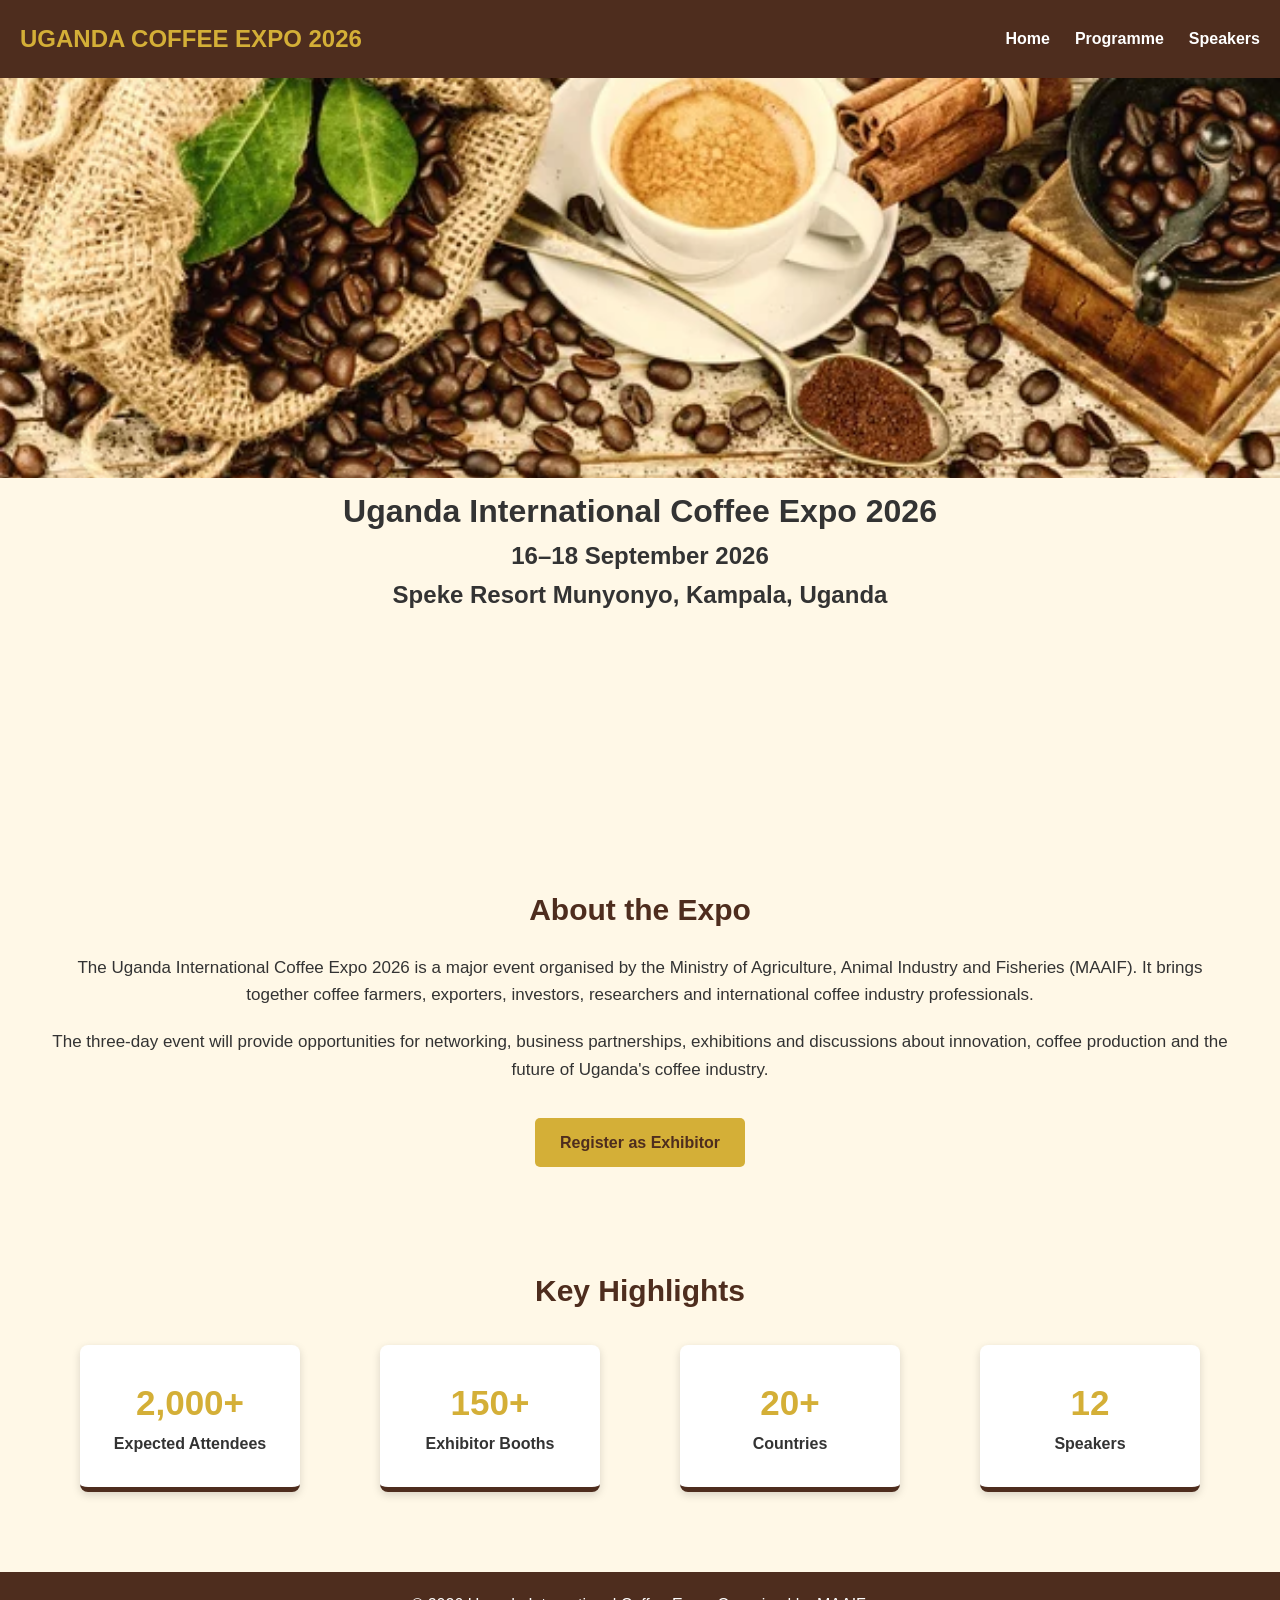
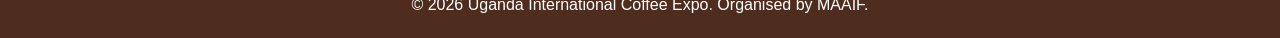
<file: UGANDA INTERN COFFEE/index.html>
<!DOCTYPE html>
<html>
<head>
    <title>Uganda International Coffee Expo 2026</title>
    <link rel="stylesheet" href="expo.css">
</head>

<body>

    <!-- Navigation -->
    <nav>
        <h2>UGANDA COFFEE EXPO 2026</h2>

        <ul>
            <li><a href="index.html">Home</a></li>
            <li><a href="programme.html">Programme</a></li>
            <li><a href="speakers.html">Speakers</a></li>
        </ul>
    </nav>

    <!-- Header -->
    <header class="hero">

        <img src="image7.jpg"style="width:100%; height:400px; object-fit:cover" alt="Uganda Coffee Expo Banner">

        <div class="hero" style="height:350px !important; min-height:350px !important;">

            <h1>Uganda International Coffee Expo 2026</h1>

            <h2>16–18 September 2026</h2>

            <h2>Speke Resort Munyonyo, Kampala, Uganda</h2>

        </div>

    </header>

    <!-- Overview -->
    <section class="overview">

        <h2>About the Expo</h2>

        <p>
            The Uganda International Coffee Expo 2026 is a major event
            organised by the Ministry of Agriculture, Animal Industry
            and Fisheries (MAAIF). It brings together coffee farmers,
            exporters, investors, researchers and international coffee
            industry professionals.
        </p>

        <p>
            The three-day event will provide opportunities for networking,
            business partnerships, exhibitions and discussions about
            innovation, coffee production and the future of Uganda's
            coffee industry.
        </p>

        <a href="exhibitors.html" class="register-btn">
            Register as Exhibitor
        </a>

    </section>

    <!-- Key Highlights -->
    <section class="highlights">

        <h2>Key Highlights</h2>

        <div class="cards">

            <div class="card">
                <h3>2,000+</h3>
                <p>Expected Attendees</p>
            </div>

            <div class="card">
                <h3>150+</h3>
                <p>Exhibitor Booths</p>
            </div>

            <div class="card">
                <h3>20+</h3>
                <p>Countries</p>
            </div>

            <div class="card">
                <h3>12</h3>
                <p>Speakers</p>
            </div>

        </div>

    </section>

    <!-- Footer -->
    <footer>
        <p>
            &copy; 2026 Uganda International Coffee Expo.
            Organised by MAAIF.
        </p>
    </footer>

</body>
</html>
</file>
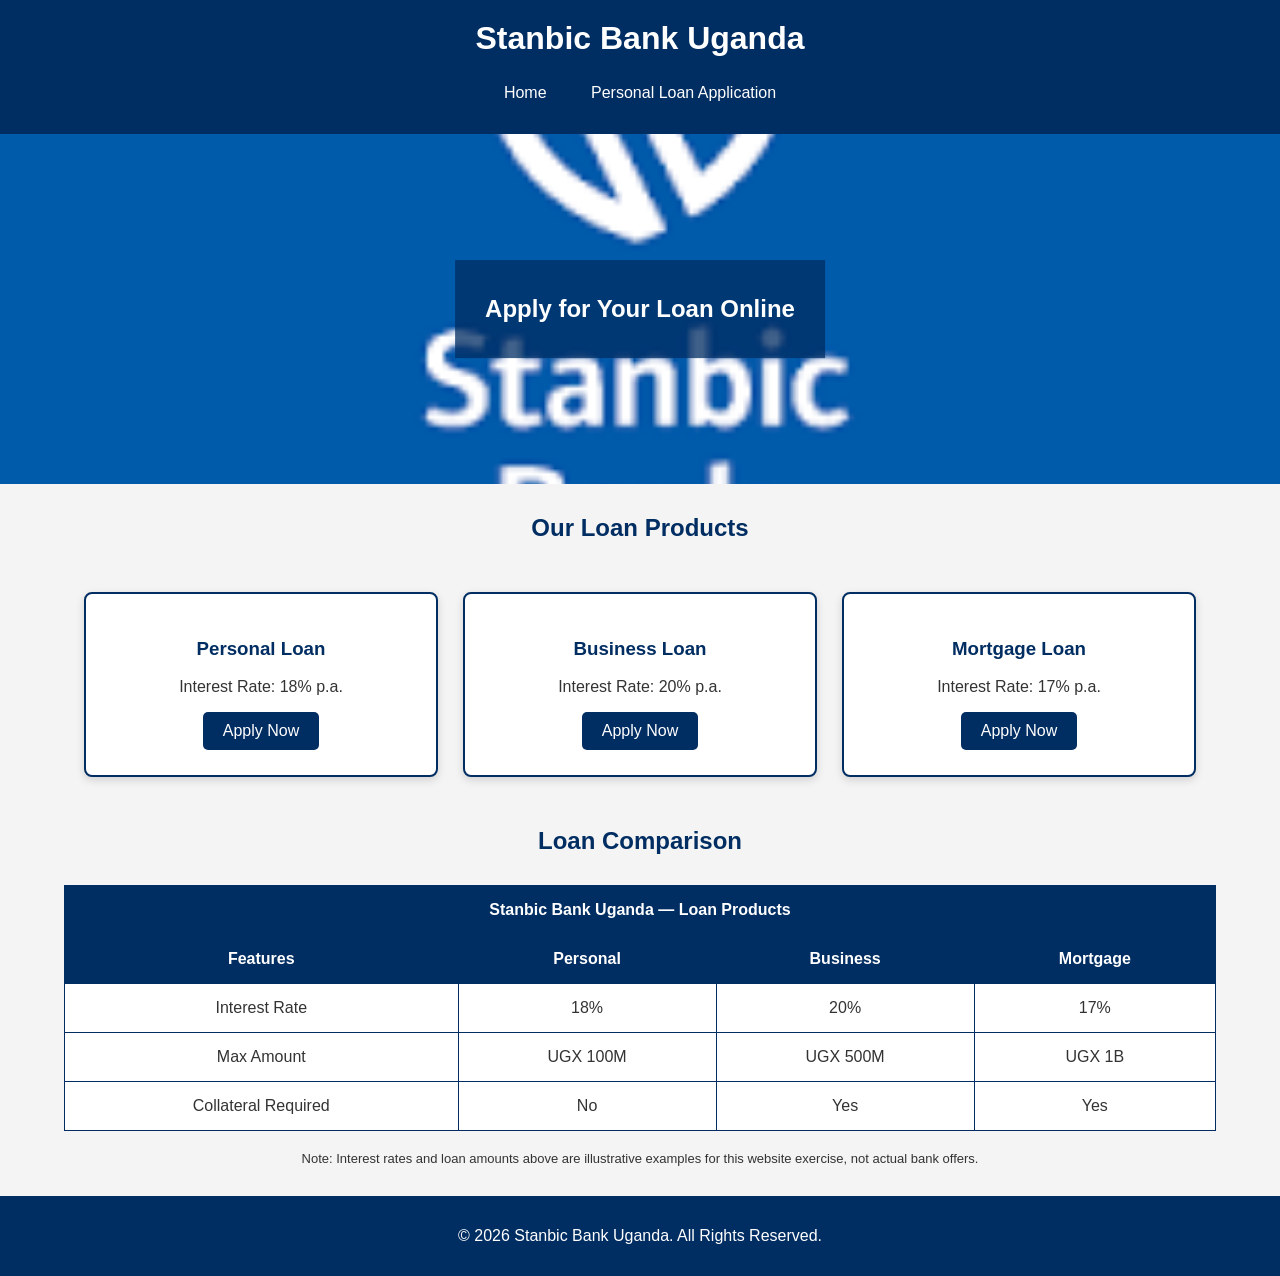
<file: idex.html>
<!DOCTYPE html>
<html lang="en">
<head>
    <meta charset="UTF-8">
    <meta name="viewport" content="width=device-width, initial-scale=1.0">
    <title>Stanbic Bank Uganda - Loan Products</title>
    <link rel="stylesheet" href="dlac.css">
</head>

<body>

    <!-- Header -->
    <header>
        <h1>Stanbic Bank Uganda</h1>

        <nav>
            <a href="index.html">Home</a>
            <a href="personal-loan.html">Personal Loan Application</a>
        </nav>
    </header>

    <!-- Hero Section -->
    <section class="hero">

        <img src="images10.png" alt="Stanbic Bank Uganda"
             style="height:350px;">

        <div class="hero-text">
            <h2>Apply for Your Loan Online</h2>
        </div>

    </section>

    <!-- Loan Products -->
    <main>

        <h2 class="section-title">Our Loan Products</h2>

        <section class="loan-container">

            <div class="loan-card">
                <h3>Personal Loan</h3>
                <p>Interest Rate: 18% p.a.</p>
                <a href="personal-loan.html" class="apply-btn">
                    Apply Now
                </a>
            </div>

            <div class="loan-card">
                <h3>Business Loan</h3>
                <p>Interest Rate: 20% p.a.</p>
                <a href="personal-loan.html" class="apply-btn">
                    Apply Now
                </a>
            </div>

            <div class="loan-card">
                <h3>Mortgage Loan</h3>
                <p>Interest Rate: 17% p.a.</p>
                <a href="personal-loan.html" class="apply-btn">
                    Apply Now
                </a>
            </div>

        </section>

        <!-- Loan Comparison Table -->
        <h2 class="section-title">Loan Comparison</h2>

        <table>

            <tr>
                <th colspan="4">
                    Stanbic Bank Uganda — Loan Products
                </th>
            </tr>

            <tr>
                <th>Features</th>
                <th>Personal</th>
                <th>Business</th>
                <th>Mortgage</th>
            </tr>

            <tr>
                <td>Interest Rate</td>
                <td>18%</td>
                <td>20%</td>
                <td>17%</td>
            </tr>

            <tr>
                <td>Max Amount</td>
                <td>UGX 100M</td>
                <td>UGX 500M</td>
                <td>UGX 1B</td>
            </tr>

            <tr>
                <td>Collateral Required</td>
                <td>No</td>
                <td>Yes</td>
                <td>Yes</td>
            </tr>

        </table>

        <p class="note">
            Note: Interest rates and loan amounts above are illustrative
            examples for this website exercise, not actual bank offers.
        </p>

    </main>

    <!-- Footer -->
    <footer>
        <p>&copy; 2026 Stanbic Bank Uganda. All Rights Reserved.</p>
    </footer>

</body>
</html>
</file>
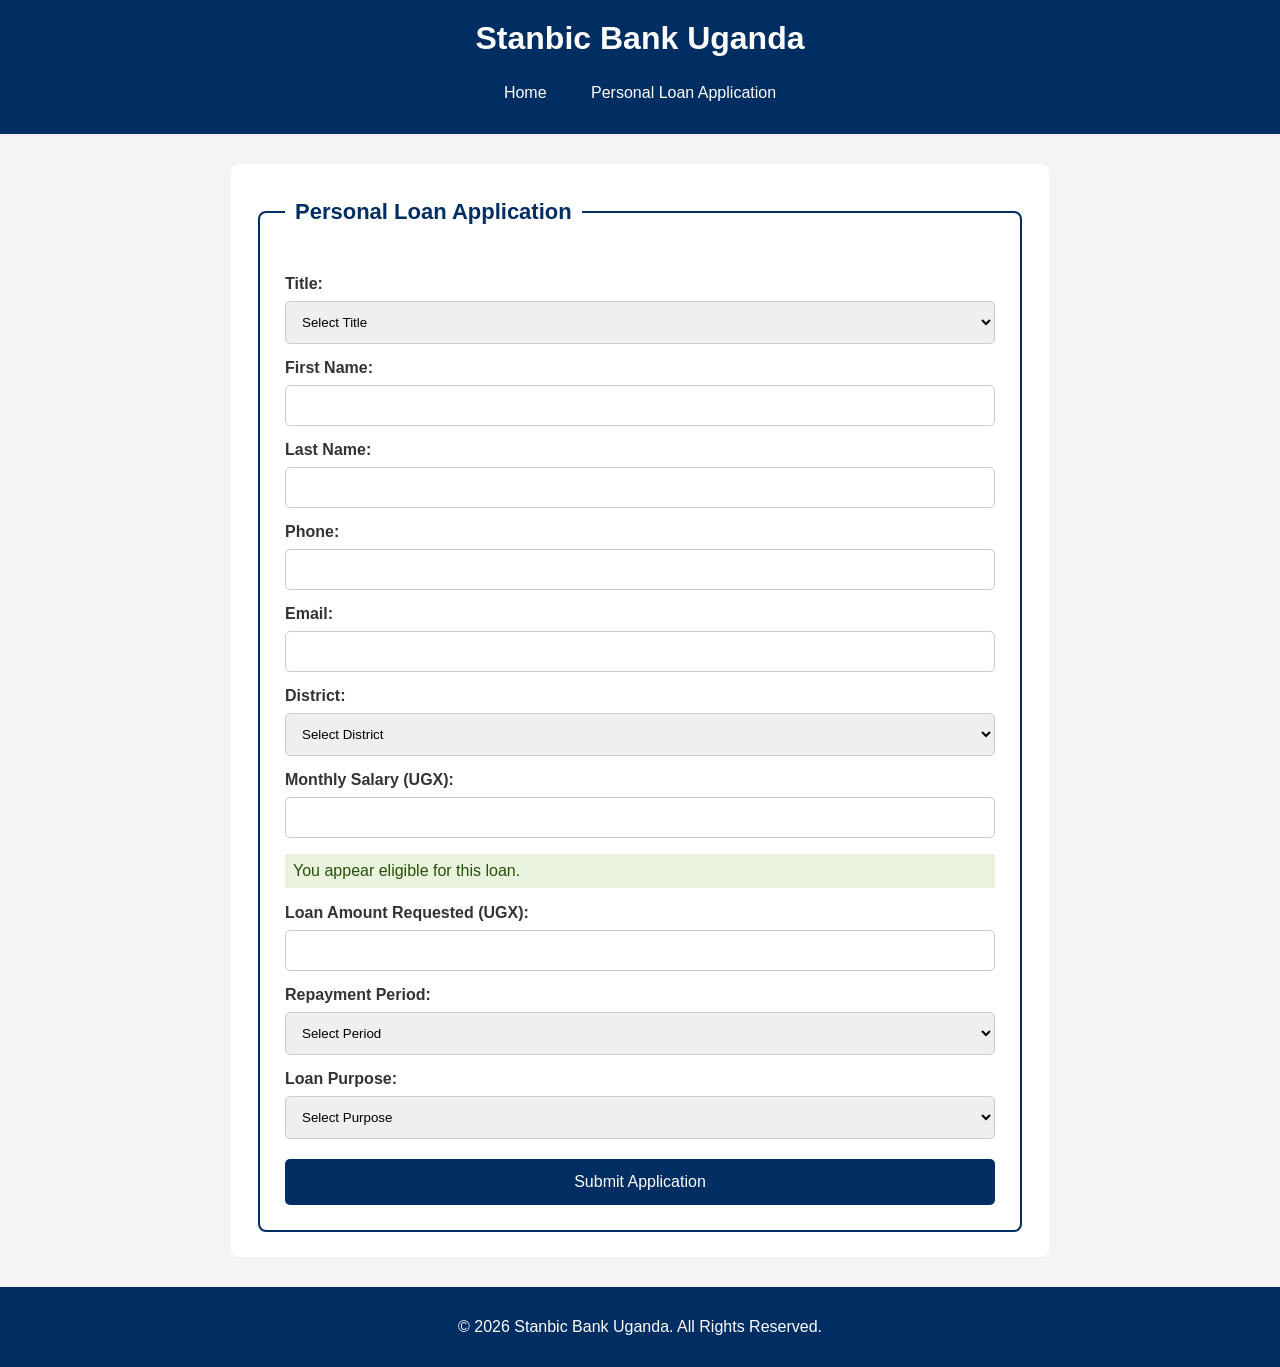
<file: personal-loan.html>
<!DOCTYPE html>
<html lang="en">
<head>
    <meta charset="UTF-8">
    <meta name="viewport" content="width=device-width, initial-scale=1.0">
    <title>Personal Loan Application - Stanbic Bank</title>
    <link rel="stylesheet" href="dlac.css">
</head>

<body>

    <!-- Header -->
    <header>
        <h1>Stanbic Bank Uganda</h1>

        <nav>
            <a href="index.html">Home</a>
            <a href="personal-loan.html">Personal Loan Application</a>
        </nav>
    </header>

    <!-- Application Form -->
    <main class="form-container">

        <form action="#" method="post">

            <fieldset>

                <legend>Personal Loan Application</legend>

                <!-- Title -->
                <label for="title">Title:</label>

                <select id="title" name="title">
                    <option value="">Select Title</option>
                    <option>Mr</option>
                    <option>Mrs</option>
                    <option>Miss</option>
                    <option>Dr</option>
                </select>

                <!-- First Name -->
                <label for="firstname">First Name:</label>

                <input type="text" id="firstname"
                       name="firstname" required>

                <!-- Last Name -->
                <label for="lastname">Last Name:</label>

                <input type="text" id="lastname"
                       name="lastname" required>

                <!-- Phone -->
                <label for="phone">Phone:</label>

                <input type="tel" id="phone"
                       name="phone" required>

                <!-- Email -->
                <label for="email">Email:</label>

                <input type="email" id="email"
                       name="email">

                <!-- District -->
                <label for="district">District:</label>

                <select id="district" name="district">
                    <option value="">Select District</option>
                    <option>Kampala</option>
                    <option>Wakiso</option>
                    <option>Jinja</option>
                    <option>Mbarara</option>
                    <option>Gulu</option>
                </select>

                <!-- Monthly Salary -->
                <label for="salary">Monthly Salary (UGX):</label>

                <input type="number" id="salary"
                       name="salary" min="300000">

                <!-- Eligibility Message -->
                <p style="background:#EAF3DE; color:#27500A; padding:8px;">
                    You appear eligible for this loan.
                </p>

                <!-- Loan Amount -->
                <label for="amount">Loan Amount Requested (UGX):</label>

                <input type="number" id="amount"
                       name="amount">

                <!-- Repayment Period -->
                <label for="period">Repayment Period:</label>

                <select id="period" name="period">
                    <option value="">Select Period</option>
                    <option value="12">12 Months</option>
                    <option value="24">24 Months</option>
                    <option value="36">36 Months</option>
                </select>

                <!-- Loan Purpose -->
                <label for="purpose">Loan Purpose:</label>

                <select id="purpose" name="purpose">
                    <option value="">Select Purpose</option>
                    <option>School Fees</option>
                    <option>Medical</option>
                    <option>Home Improvement</option>
                    <option>Other</option>
                </select>

                <!-- Submit Button -->
                <button type="submit">Submit Application</button>

            </fieldset>

        </form>

    </main>

    <!-- Footer -->
    <footer>
        <p>&copy; 2026 Stanbic Bank Uganda. All Rights Reserved.</p>
    </footer>

</body>
</html>
</file>
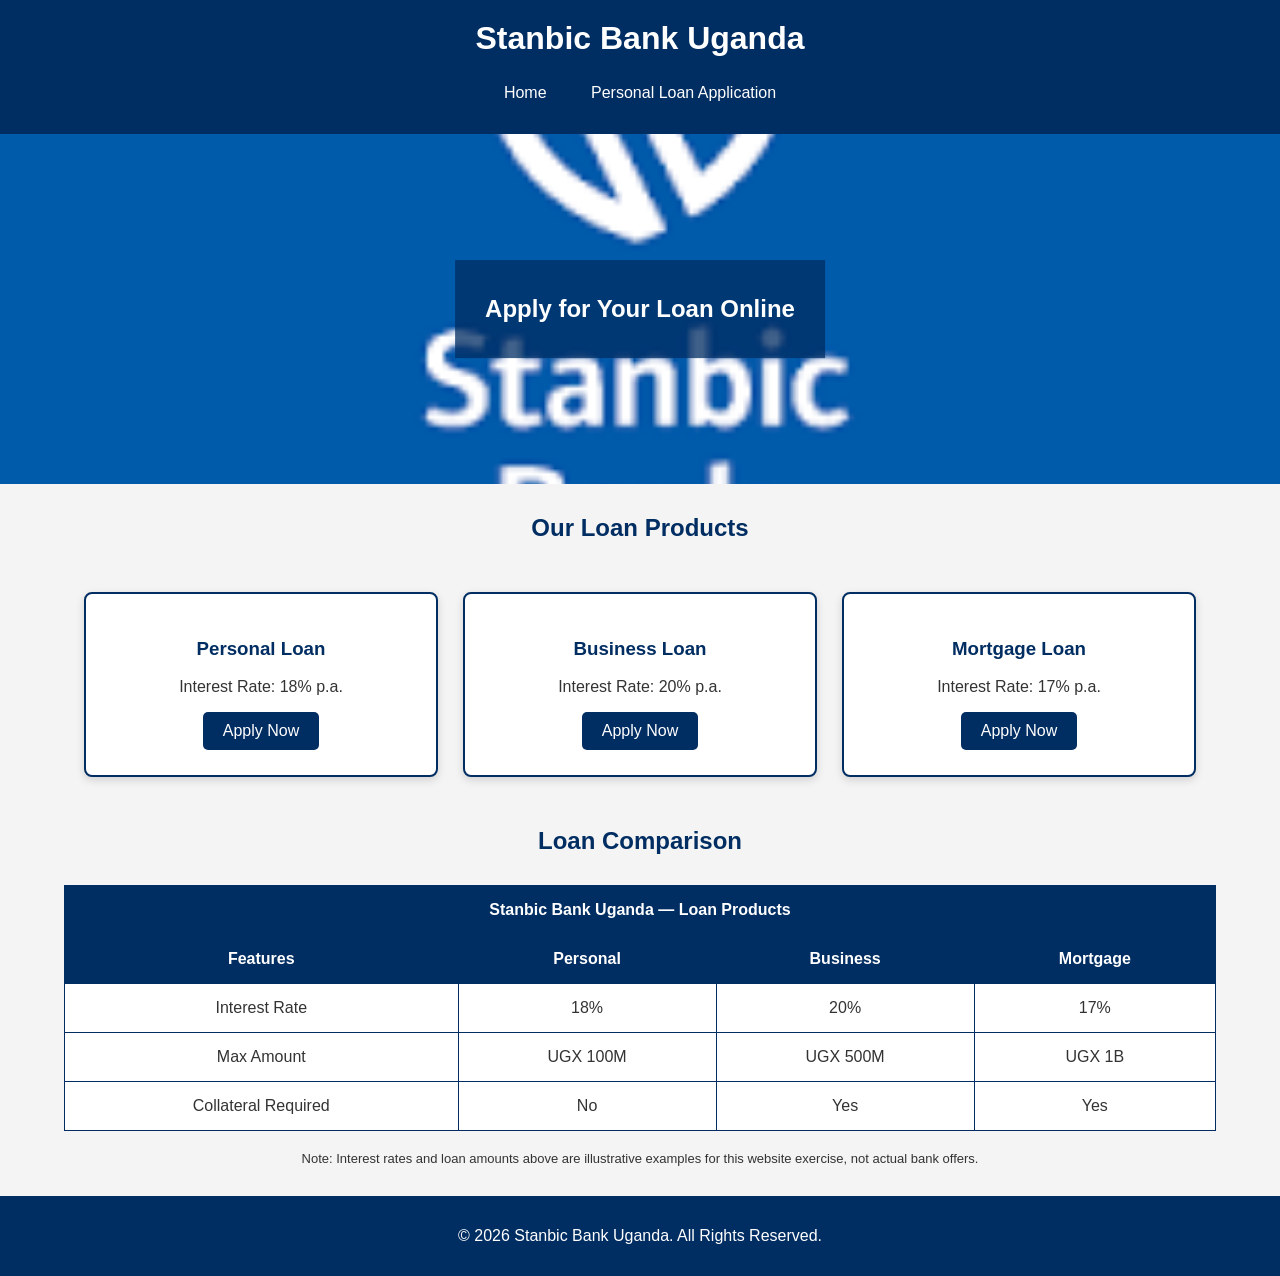
<file: STANBIC BANK/idex.html>
<!DOCTYPE html>
<html lang="en">
<head>
    <meta charset="UTF-8">
    <meta name="viewport" content="width=device-width, initial-scale=1.0">
    <title>Stanbic Bank Uganda - Loan Products</title>
    <link rel="stylesheet" href="dlac.css">
</head>

<body>

    <!-- Header -->
    <header>
        <h1>Stanbic Bank Uganda</h1>

        <nav>
            <a href="index.html">Home</a>
            <a href="personal-loan.html">Personal Loan Application</a>
        </nav>
    </header>

    <!-- Hero Section -->
    <section class="hero">

        <img src="images10.png" alt="Stanbic Bank Uganda"
             style="height:350px;">

        <div class="hero-text">
            <h2>Apply for Your Loan Online</h2>
        </div>

    </section>

    <!-- Loan Products -->
    <main>

        <h2 class="section-title">Our Loan Products</h2>

        <section class="loan-container">

            <div class="loan-card">
                <h3>Personal Loan</h3>
                <p>Interest Rate: 18% p.a.</p>
                <a href="personal-loan.html" class="apply-btn">
                    Apply Now
                </a>
            </div>

            <div class="loan-card">
                <h3>Business Loan</h3>
                <p>Interest Rate: 20% p.a.</p>
                <a href="personal-loan.html" class="apply-btn">
                    Apply Now
                </a>
            </div>

            <div class="loan-card">
                <h3>Mortgage Loan</h3>
                <p>Interest Rate: 17% p.a.</p>
                <a href="personal-loan.html" class="apply-btn">
                    Apply Now
                </a>
            </div>

        </section>

        <!-- Loan Comparison Table -->
        <h2 class="section-title">Loan Comparison</h2>

        <table>

            <tr>
                <th colspan="4">
                    Stanbic Bank Uganda — Loan Products
                </th>
            </tr>

            <tr>
                <th>Features</th>
                <th>Personal</th>
                <th>Business</th>
                <th>Mortgage</th>
            </tr>

            <tr>
                <td>Interest Rate</td>
                <td>18%</td>
                <td>20%</td>
                <td>17%</td>
            </tr>

            <tr>
                <td>Max Amount</td>
                <td>UGX 100M</td>
                <td>UGX 500M</td>
                <td>UGX 1B</td>
            </tr>

            <tr>
                <td>Collateral Required</td>
                <td>No</td>
                <td>Yes</td>
                <td>Yes</td>
            </tr>

        </table>

        <p class="note">
            Note: Interest rates and loan amounts above are illustrative
            examples for this website exercise, not actual bank offers.
        </p>

    </main>

    <!-- Footer -->
    <footer>
        <p>&copy; 2026 Stanbic Bank Uganda. All Rights Reserved.</p>
    </footer>

</body>
</html>
</file>
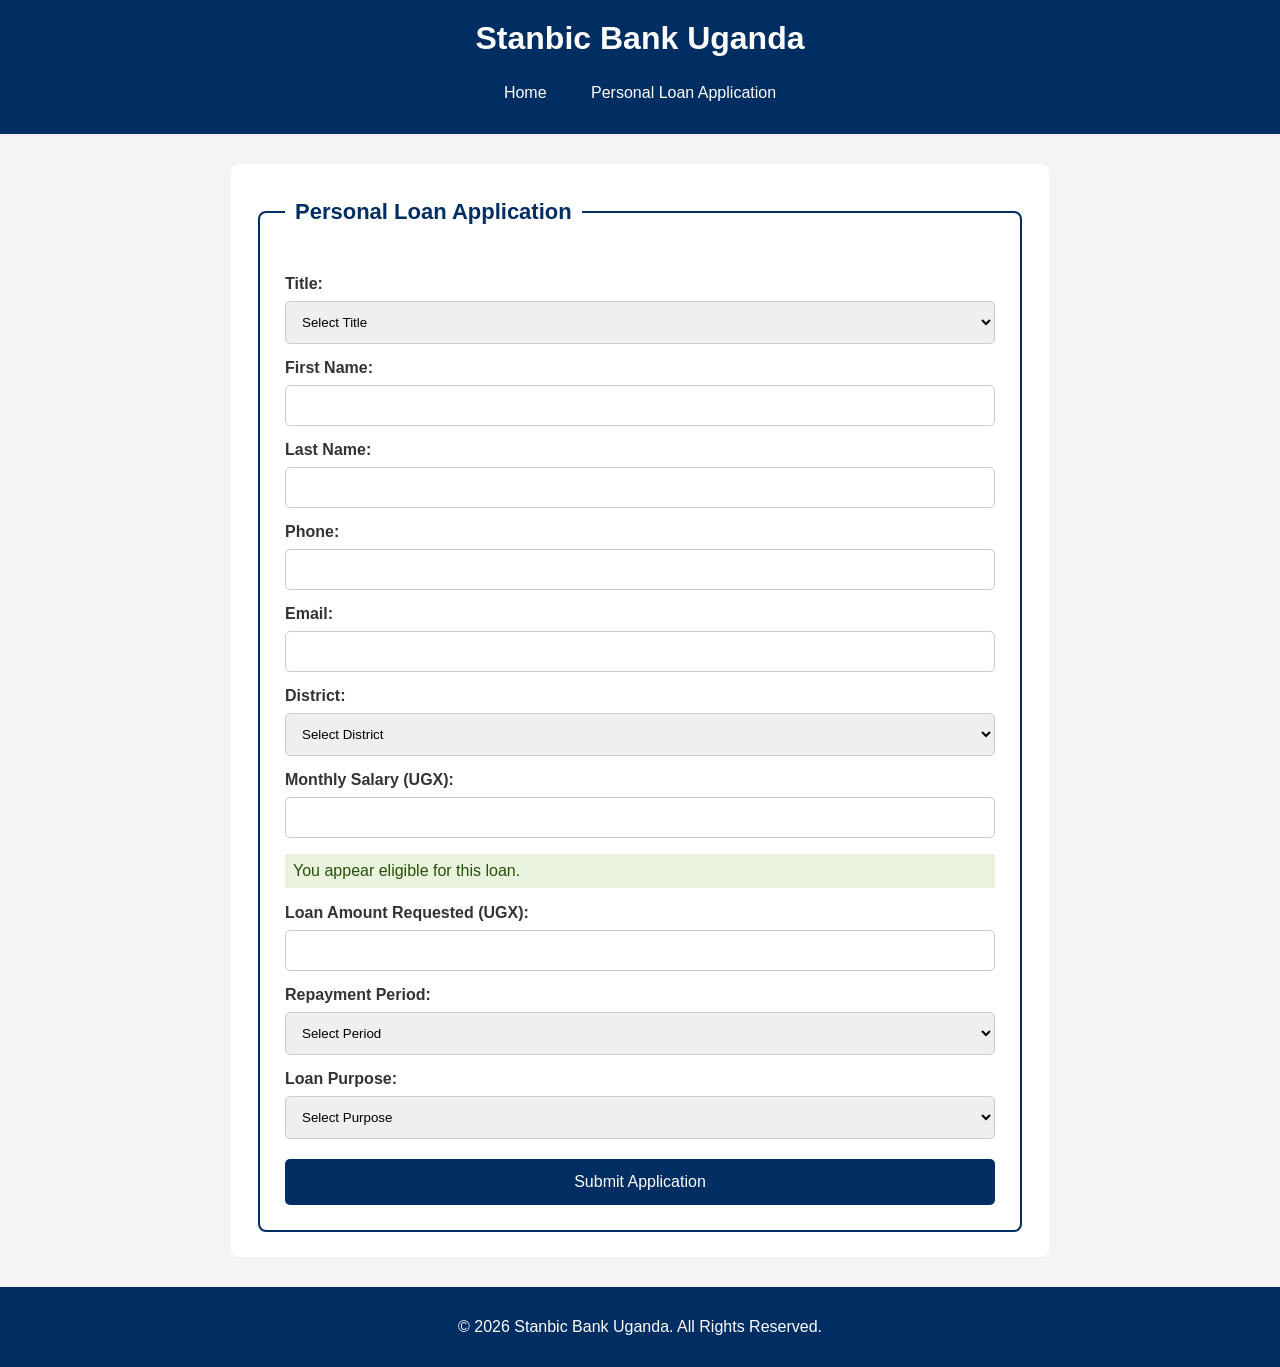
<file: STANBIC BANK/personal-loan.html>
<!DOCTYPE html>
<html lang="en">
<head>
    <meta charset="UTF-8">
    <meta name="viewport" content="width=device-width, initial-scale=1.0">
    <title>Personal Loan Application - Stanbic Bank</title>
    <link rel="stylesheet" href="dlac.css">
</head>

<body>

    <!-- Header -->
    <header>
        <h1>Stanbic Bank Uganda</h1>

        <nav>
            <a href="index.html">Home</a>
            <a href="personal-loan.html">Personal Loan Application</a>
        </nav>
    </header>

    <!-- Application Form -->
    <main class="form-container">

        <form action="#" method="post">

            <fieldset>

                <legend>Personal Loan Application</legend>

                <!-- Title -->
                <label for="title">Title:</label>

                <select id="title" name="title">
                    <option value="">Select Title</option>
                    <option>Mr</option>
                    <option>Mrs</option>
                    <option>Miss</option>
                    <option>Dr</option>
                </select>

                <!-- First Name -->
                <label for="firstname">First Name:</label>

                <input type="text" id="firstname"
                       name="firstname" required>

                <!-- Last Name -->
                <label for="lastname">Last Name:</label>

                <input type="text" id="lastname"
                       name="lastname" required>

                <!-- Phone -->
                <label for="phone">Phone:</label>

                <input type="tel" id="phone"
                       name="phone" required>

                <!-- Email -->
                <label for="email">Email:</label>

                <input type="email" id="email"
                       name="email">

                <!-- District -->
                <label for="district">District:</label>

                <select id="district" name="district">
                    <option value="">Select District</option>
                    <option>Kampala</option>
                    <option>Wakiso</option>
                    <option>Jinja</option>
                    <option>Mbarara</option>
                    <option>Gulu</option>
                </select>

                <!-- Monthly Salary -->
                <label for="salary">Monthly Salary (UGX):</label>

                <input type="number" id="salary"
                       name="salary" min="300000">

                <!-- Eligibility Message -->
                <p style="background:#EAF3DE; color:#27500A; padding:8px;">
                    You appear eligible for this loan.
                </p>

                <!-- Loan Amount -->
                <label for="amount">Loan Amount Requested (UGX):</label>

                <input type="number" id="amount"
                       name="amount">

                <!-- Repayment Period -->
                <label for="period">Repayment Period:</label>

                <select id="period" name="period">
                    <option value="">Select Period</option>
                    <option value="12">12 Months</option>
                    <option value="24">24 Months</option>
                    <option value="36">36 Months</option>
                </select>

                <!-- Loan Purpose -->
                <label for="purpose">Loan Purpose:</label>

                <select id="purpose" name="purpose">
                    <option value="">Select Purpose</option>
                    <option>School Fees</option>
                    <option>Medical</option>
                    <option>Home Improvement</option>
                    <option>Other</option>
                </select>

                <!-- Submit Button -->
                <button type="submit">Submit Application</button>

            </fieldset>

        </form>

    </main>

    <!-- Footer -->
    <footer>
        <p>&copy; 2026 Stanbic Bank Uganda. All Rights Reserved.</p>
    </footer>

</body>
</html>
</file>
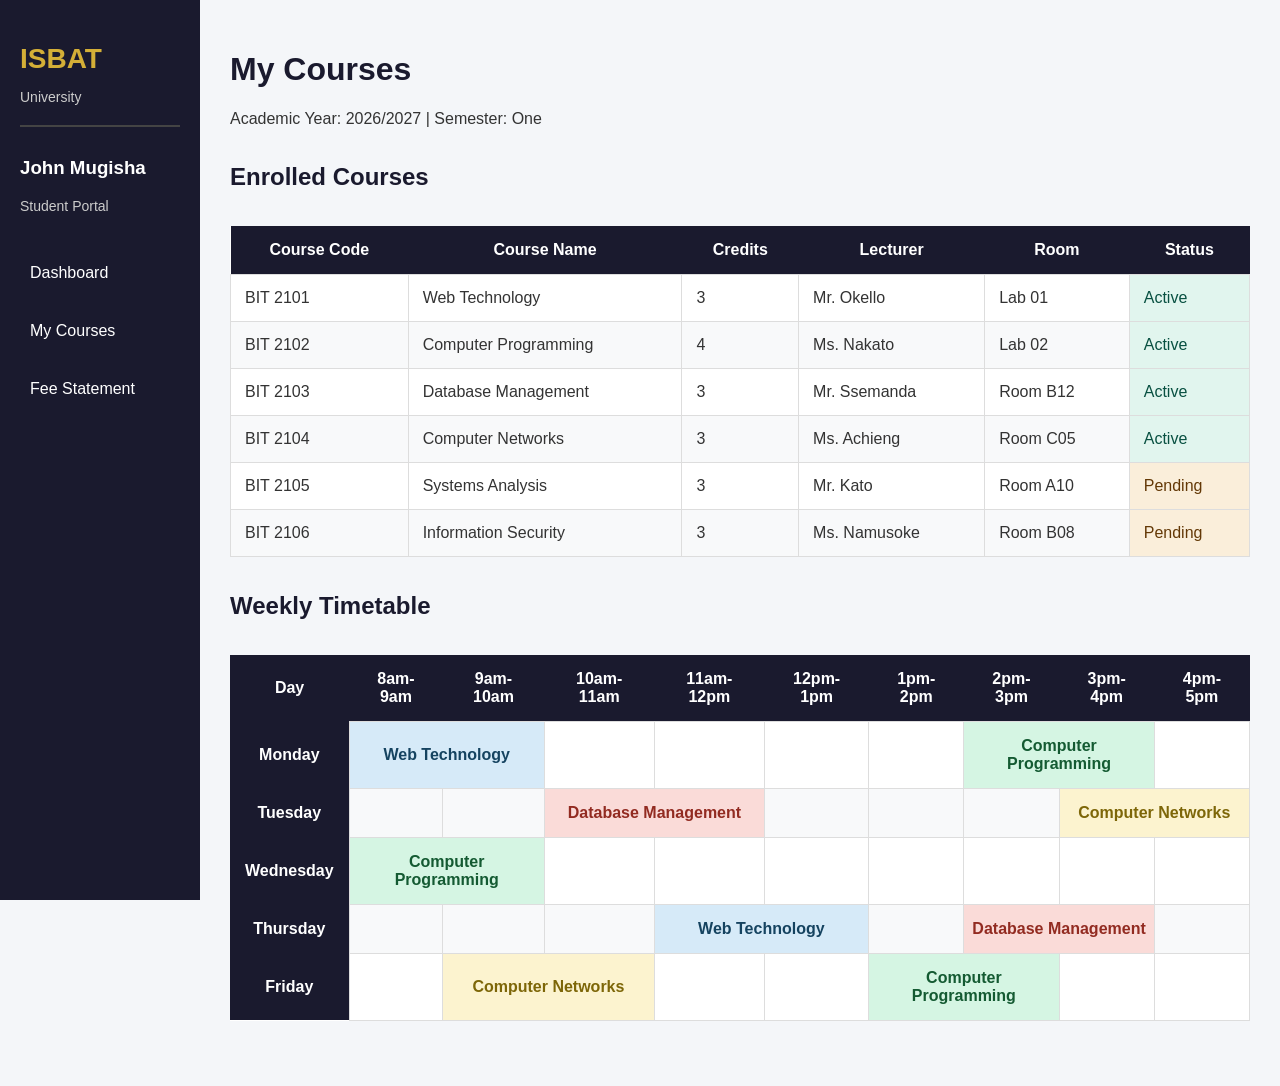
<file: STUDENT PORTAL ISBAT/courses.html>
<!DOCTYPE html>
<html lang="en">
<head>
    <meta charset="UTF-8">
    <meta name="viewport" content="width=device-width, initial-scale=1.0">
    <title>My Courses - ISBAT University</title>

    <link rel="stylesheet" href="portal.css">

    <!-- Internal CSS for Timetable Colours -->
    <style>
        .webtech {
            background-color: #D6EAF8;
            color: #154360;
            font-weight: bold;
        }

        .cprog {
            background-color: #D5F5E3;
            color: #145A32;
            font-weight: bold;
        }

        .database {
            background-color: #FADBD8;
            color: #922B21;
            font-weight: bold;
        }

        .network {
            background-color: #FCF3CF;
            color: #7D6608;
            font-weight: bold;
        }

        .timetable td {
            text-align: center;
            padding: 15px 8px;
        }
    </style>

</head>

<body>

    <!-- Sidebar -->
    <aside class="sidebar">

        <h2>ISBAT</h2>
        <p>University</p>

        <hr>

        <h3>John Mugisha</h3>
        <p>Student Portal</p>

        <nav>
            <a href="dashboard.html">Dashboard</a>
            <a href="courses.html">My Courses</a>
            <a href="fee-statement.html">Fee Statement</a>
        </nav>

    </aside>


    <!-- Main Content -->
    <main class="main-content">

        <h1>My Courses</h1>
        <p>Academic Year: 2026/2027 | Semester: One</p>


        <!-- Enrolled Courses Table -->
        <section>

            <h2>Enrolled Courses</h2>

            <div class="table-container">

                <table>

                    <thead>
                        <tr>
                            <th>Course Code</th>
                            <th>Course Name</th>
                            <th>Credits</th>
                            <th>Lecturer</th>
                            <th>Room</th>
                            <th>Status</th>
                        </tr>
                    </thead>

                    <tbody>

                        <tr>
                            <td>BIT 2101</td>
                            <td>Web Technology</td>
                            <td>3</td>
                            <td>Mr. Okello</td>
                            <td>Lab 01</td>
                            <td style="background: #E1F5EE; color: #085041;">Active</td>
                        </tr>

                        <tr>
                            <td>BIT 2102</td>
                            <td>Computer Programming</td>
                            <td>4</td>
                            <td>Ms. Nakato</td>
                            <td>Lab 02</td>
                            <td style="background: #E1F5EE; color: #085041;">Active</td>
                        </tr>

                        <tr>
                            <td>BIT 2103</td>
                            <td>Database Management</td>
                            <td>3</td>
                            <td>Mr. Ssemanda</td>
                            <td>Room B12</td>
                            <td style="background: #E1F5EE; color: #085041;">Active</td>
                        </tr>

                        <tr>
                            <td>BIT 2104</td>
                            <td>Computer Networks</td>
                            <td>3</td>
                            <td>Ms. Achieng</td>
                            <td>Room C05</td>
                            <td style="background: #E1F5EE; color: #085041;">Active</td>
                        </tr>

                        <tr>
                            <td>BIT 2105</td>
                            <td>Systems Analysis</td>
                            <td>3</td>
                            <td>Mr. Kato</td>
                            <td>Room A10</td>
                            <td style="background: #FAEEDA; color: #633806;">Pending</td>
                        </tr>

                        <tr>
                            <td>BIT 2106</td>
                            <td>Information Security</td>
                            <td>3</td>
                            <td>Ms. Namusoke</td>
                            <td>Room B08</td>
                            <td style="background: #FAEEDA; color: #633806;">Pending</td>
                        </tr>

                    </tbody>

                </table>

            </div>

        </section>


        <!-- Weekly Timetable -->
        <section>

            <h2>Weekly Timetable</h2>

            <div class="table-container">

                <table class="timetable">

                    <thead>
                        <tr>
                            <th>Day</th>
                            <th>8am-9am</th>
                            <th>9am-10am</th>
                            <th>10am-11am</th>
                            <th>11am-12pm</th>
                            <th>12pm-1pm</th>
                            <th>1pm-2pm</th>
                            <th>2pm-3pm</th>
                            <th>3pm-4pm</th>
                            <th>4pm-5pm</th>
                        </tr>
                    </thead>

                    <tbody>

                        <tr>
                            <th>Monday</th>
                            <td colspan="2" class="webtech">Web Technology</td>
                            <td></td>
                            <td></td>
                            <td></td>
                            <td></td>
                            <td colspan="2" class="cprog">Computer Programming</td>
                            <td></td>
                        </tr>

                        <tr>
                            <th>Tuesday</th>
                            <td></td>
                            <td></td>
                            <td colspan="2" class="database">Database Management</td>
                            <td></td>
                            <td></td>
                            <td></td>
                            <td colspan="2" class="network">Computer Networks</td>
                        </tr>

                        <tr>
                            <th>Wednesday</th>
                            <td colspan="2" class="cprog">Computer Programming</td>
                            <td></td>
                            <td></td>
                            <td></td>
                            <td></td>
                            <td></td>
                            <td></td>
                            <td></td>
                        </tr>

                        <tr>
                            <th>Thursday</th>
                            <td></td>
                            <td></td>
                            <td></td>
                            <td colspan="2" class="webtech">Web Technology</td>
                            <td></td>
                            <td colspan="2" class="database">Database Management</td>
                            <td></td>
                        </tr>

                        <tr>
                            <th>Friday</th>
                            <td></td>
                            <td colspan="2" class="network">Computer Networks</td>
                            <td></td>
                            <td></td>
                            <td colspan="2" class="cprog">Computer Programming</td>
                            <td></td>
                            <td></td>
                        </tr>

                    </tbody>

                </table>

            </div>

        </section>

    </main>

</body>
</html>
</file>
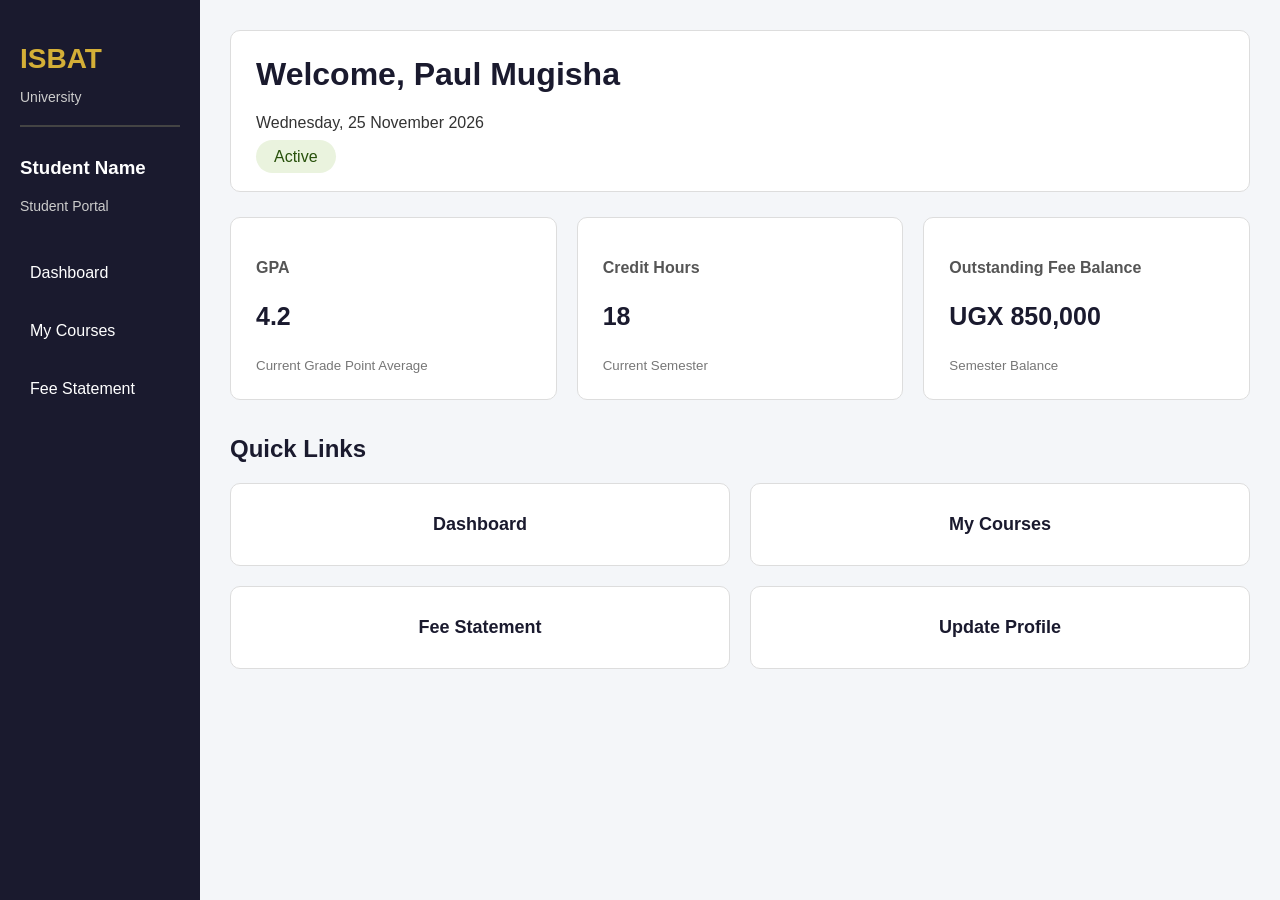
<file: STUDENT PORTAL ISBAT/dashboard.html>
<!DOCTYPE html>
<html lang="en">
<head>
    <meta charset="UTF-8">
    <meta name="viewport" content="width=device-width, initial-scale=1.0">
    <title>Student Dashboard - ISBAT University</title>

    <link rel="stylesheet" href="portal.css">

    <!-- Internal CSS for Quick Links Grid -->
    <style>
        .quick-links {
            display: grid;
            grid-template-columns: repeat(2, 1fr);
            gap: 20px;
            margin-top: 20px;
        }

        .quick-card {
            background: white;
            padding: 30px;
            border: 1px solid #ddd;
            border-radius: 10px;
            text-align: center;
            text-decoration: none;
            color: #1A1A2E;
            font-size: 18px;
            font-weight: bold;
        }

        .quick-card:hover {
            background: #EAF3DE;
        }
    </style>
</head>

<body>

    <!-- Sidebar -->
    <aside class="sidebar">

        <h2>ISBAT</h2>
        <p>University</p>

        <hr>

        <h3>Student Name</h3>
        <p>Student Portal</p>

        <nav>
            <a href="dashboard.html">Dashboard</a>
            <a href="courses.html">My Courses</a>
            <a href="fee-statement.html">Fee Statement</a>
        </nav>

    </aside>


    <!-- Main Content -->
    <main class="main-content">

        <header class="welcome">
            <h1>Welcome, Paul Mugisha</h1>
            <p>Wednesday, 25 November 2026</p>

            <span style="background-color: #EAF3DE; color: #27500A; padding: 8px 18px; border-radius: 20px;">
                Active
            </span>
        </header>


        <!-- Summary Cards -->
        <section class="metrics">

            <div class="metric-card">
                <h3>GPA</h3>
                <p class="number">4.2</p>
                <small>Current Grade Point Average</small>
            </div>

            <div class="metric-card">
                <h3>Credit Hours</h3>
                <p class="number">18</p>
                <small>Current Semester</small>
            </div>

            <div class="metric-card">
                <h3>Outstanding Fee Balance</h3>
                <p class="number">UGX 850,000</p>
                <small>Semester Balance</small>
            </div>

        </section>


        <!-- Quick Links -->
        <section class="quick-section">

            <h2>Quick Links</h2>

            <div class="quick-links">

                <a href="dashboard.html" class="quick-card">
                    Dashboard
                </a>

                <a href="courses.html" class="quick-card">
                    My Courses
                </a>

                <a href="fee-statement.html" class="quick-card">
                    Fee Statement
                </a>

                <a href="#" class="quick-card">
                    Update Profile
                </a>

            </div>

        </section>

    </main>

</body>
</html>
</file>
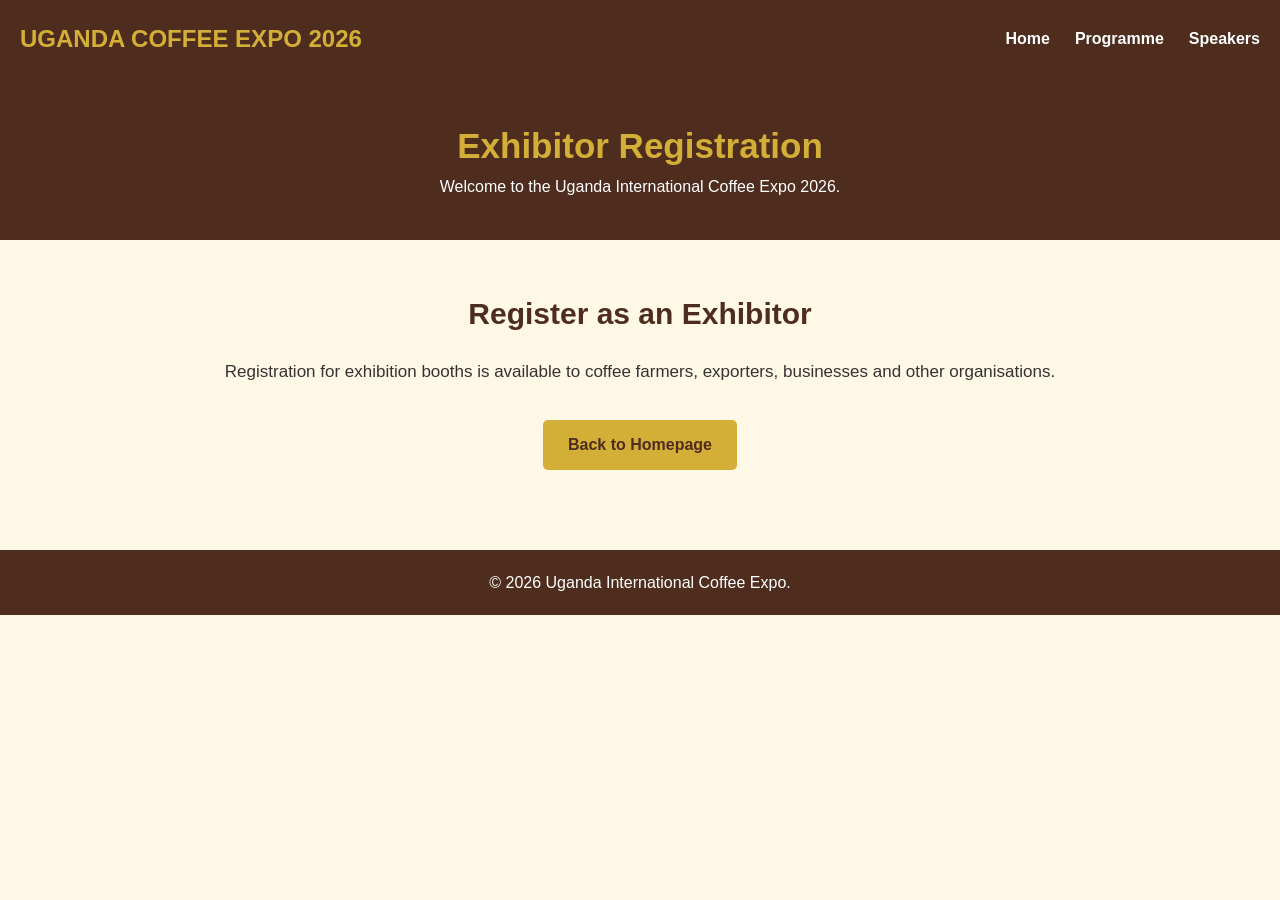
<file: UGANDA INTERN COFFEE/exhibitors.html>
<!DOCTYPE html>
<html>
<head>
    <title>Exhibitor Registration</title>
    <link rel="stylesheet" href="expo.css">
</head>

<body>

    <nav>
        <h2>UGANDA COFFEE EXPO 2026</h2>

        <ul>
            <li><a href="index.html">Home</a></li>
            <li><a href="programme.html">Programme</a></li>
            <li><a href="speakers.html">Speakers</a></li>
        </ul>
    </nav>

    <section class="page-heading">

        <h1>Exhibitor Registration</h1>

        <p>Welcome to the Uganda International Coffee Expo 2026.</p>

    </section>

    <section class="overview">

        <h2>Register as an Exhibitor</h2>

        <p>
            Registration for exhibition booths is available
            to coffee farmers, exporters, businesses and
            other organisations.
        </p>

        <a href="index.html" class="register-btn">
            Back to Homepage
        </a>

    </section>

    <footer>
        <p>&copy; 2026 Uganda International Coffee Expo.</p>
    </footer>

</body>
</html>
</file>
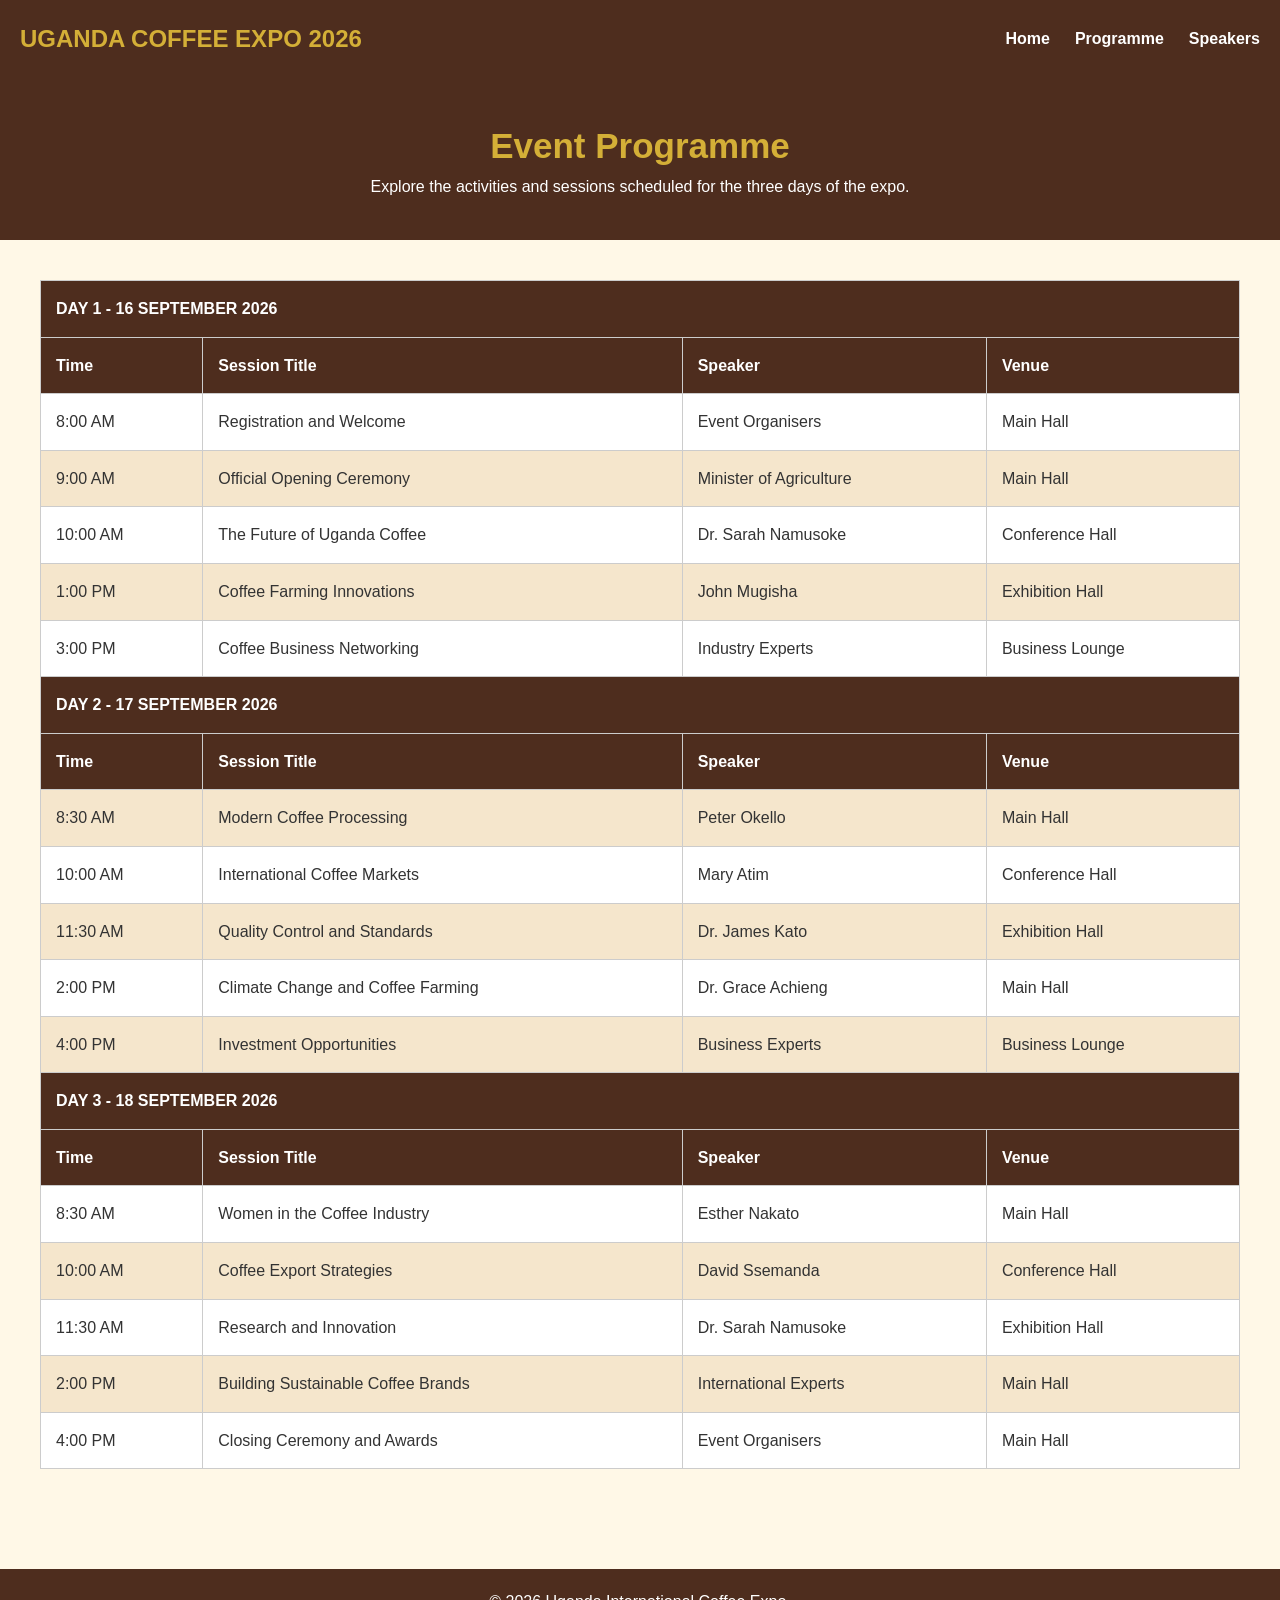
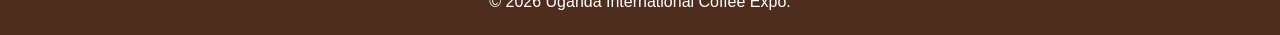
<file: UGANDA INTERN COFFEE/programme.html>
<!DOCTYPE html>
<html>
<head>
    <title>Expo Programme - 2026</title>
    <link rel="stylesheet" href="expo.css">
</head>

<body>

    <!-- Navigation -->
    <nav>
        <h2>UGANDA COFFEE EXPO 2026</h2>

        <ul>
            <li><a href="index.html">Home</a></li>
            <li><a href="programme.html">Programme</a></li>
            <li><a href="speakers.html">Speakers</a></li>
        </ul>
    </nav>

    <section class="page-heading">

        <h1>Event Programme</h1>

        <p>
            Explore the activities and sessions scheduled
            for the three days of the expo.
        </p>

    </section>

    <!-- Programme Table -->
    <section class="programme">

        <table>

            <tr>
                <th colspan="4">DAY 1 - 16 SEPTEMBER 2026</th>
            </tr>

            <tr>
                <th>Time</th>
                <th>Session Title</th>
                <th>Speaker</th>
                <th>Venue</th>
            </tr>

            <tr>
                <td>8:00 AM</td>
                <td>Registration and Welcome</td>
                <td>Event Organisers</td>
                <td>Main Hall</td>
            </tr>

            <tr>
                <td>9:00 AM</td>
                <td>Official Opening Ceremony</td>
                <td>Minister of Agriculture</td>
                <td>Main Hall</td>
            </tr>

            <tr>
                <td>10:00 AM</td>
                <td>The Future of Uganda Coffee</td>
                <td>Dr. Sarah Namusoke</td>
                <td>Conference Hall</td>
            </tr>

            <tr>
                <td>1:00 PM</td>
                <td>Coffee Farming Innovations</td>
                <td>John Mugisha</td>
                <td>Exhibition Hall</td>
            </tr>

            <tr>
                <td>3:00 PM</td>
                <td>Coffee Business Networking</td>
                <td>Industry Experts</td>
                <td>Business Lounge</td>
            </tr>


            <tr>
                <th colspan="4">DAY 2 - 17 SEPTEMBER 2026</th>
            </tr>

            <tr>
                <th>Time</th>
                <th>Session Title</th>
                <th>Speaker</th>
                <th>Venue</th>
            </tr>

            <tr>
                <td>8:30 AM</td>
                <td>Modern Coffee Processing</td>
                <td>Peter Okello</td>
                <td>Main Hall</td>
            </tr>

            <tr>
                <td>10:00 AM</td>
                <td>International Coffee Markets</td>
                <td>Mary Atim</td>
                <td>Conference Hall</td>
            </tr>

            <tr>
                <td>11:30 AM</td>
                <td>Quality Control and Standards</td>
                <td>Dr. James Kato</td>
                <td>Exhibition Hall</td>
            </tr>

            <tr>
                <td>2:00 PM</td>
                <td>Climate Change and Coffee Farming</td>
                <td>Dr. Grace Achieng</td>
                <td>Main Hall</td>
            </tr>

            <tr>
                <td>4:00 PM</td>
                <td>Investment Opportunities</td>
                <td>Business Experts</td>
                <td>Business Lounge</td>
            </tr>


            <tr>
                <th colspan="4">DAY 3 - 18 SEPTEMBER 2026</th>
            </tr>

            <tr>
                <th>Time</th>
                <th>Session Title</th>
                <th>Speaker</th>
                <th>Venue</th>
            </tr>

            <tr>
                <td>8:30 AM</td>
                <td>Women in the Coffee Industry</td>
                <td>Esther Nakato</td>
                <td>Main Hall</td>
            </tr>

            <tr>
                <td>10:00 AM</td>
                <td>Coffee Export Strategies</td>
                <td>David Ssemanda</td>
                <td>Conference Hall</td>
            </tr>

            <tr>
                <td>11:30 AM</td>
                <td>Research and Innovation</td>
                <td>Dr. Sarah Namusoke</td>
                <td>Exhibition Hall</td>
            </tr>

            <tr>
                <td>2:00 PM</td>
                <td>Building Sustainable Coffee Brands</td>
                <td>International Experts</td>
                <td>Main Hall</td>
            </tr>

            <tr>
                <td>4:00 PM</td>
                <td>Closing Ceremony and Awards</td>
                <td>Event Organisers</td>
                <td>Main Hall</td>
            </tr>

        </table>

    </section>

    <footer>
        <p>&copy; 2026 Uganda International Coffee Expo.</p>
    </footer>

</body>
</html>
</file>
<file: UGANDA INTERN COFFEE/expo.css>
/* GENERAL STYLING */

* {
    margin: 0;
    padding: 0;
    box-sizing: border-box;
}

body {
    font-family: Arial, sans-serif;
    background-color: #FFF8E7;
    color: #333;
    line-height: 1.6;
}


/* NAVIGATION */

nav {
    background-color: #4E2D1E;
    color: white;
    padding: 20px;
    display: flex;
    justify-content: space-between;
    align-items: center;
}

nav h2 {
    color: #D4AF37;
}

nav ul {
    display: flex;
    list-style: none;
    gap: 25px;
}

nav ul li a {
    color: white;
    text-decoration: none;
    font-weight: bold;
}

nav ul li a:hover {
    color: #D4AF37;
}


/* HOMEPAGE HEADER */

.hero {
    position: relative;
    text-align: center;
}

.hero img {
    width: 100%;
    height: 450px;
    object-fit: cover;
}

.hero-content {
    position: absolute;
    top: 50%;
    left: 50%;
    transform: translate(-50%, -50%);
    color: white;
    width: 90%;
    background-color: rgba(0, 0, 0, 0.55);
    padding: 30px;
}

.hero-content h1 {
    font-size: 40px;
    margin-bottom: 15px;
}

.hero-content h2 {
    font-size: 22px;
    margin: 10px;
}


/* OVERVIEW */

.overview {
    padding: 50px;
    text-align: center;
}

.overview h2 {
    color: #4E2D1E;
    margin-bottom: 20px;
    font-size: 30px;
}

.overview p {
    margin-bottom: 20px;
    font-size: 17px;
}


/* REGISTER BUTTON */

.register-btn {
    display: inline-block;
    background-color: #D4AF37;
    color: #4E2D1E;
    padding: 12px 25px;
    text-decoration: none;
    font-weight: bold;
    border-radius: 5px;
    margin-top: 15px;
}

.register-btn:hover {
    background-color: #4E2D1E;
    color: white;
}


/* KEY HIGHLIGHTS */

.highlights {
    padding: 50px;
    text-align: center;
}

.highlights h2 {
    font-size: 30px;
    color: #4E2D1E;
    margin-bottom: 30px;
}

.cards {
    display: flex;
    justify-content: space-around;
    gap: 20px;
    flex-wrap: wrap;
}

.card {
    background-color: white;
    padding: 30px;
    width: 220px;
    border-radius: 8px;
    border-bottom: 5px solid #4E2D1E;
    box-shadow: 0 3px 8px rgba(0,0,0,0.15);
}

.card h3 {
    font-size: 35px;
    color: #D4AF37;
}

.card p {
    font-weight: bold;
}


/* OTHER PAGE HEADINGS */

.page-heading {
    text-align: center;
    padding: 40px;
    background-color: #4E2D1E;
    color: white;
}

.page-heading h1 {
    font-size: 35px;
    color: #D4AF37;
}


/* PROGRAMME TABLE */

.programme {
    padding: 40px;
    overflow-x: auto;
}

table {
    width: 100%;
    border-collapse: collapse;
    margin-bottom: 30px;
    background-color: white;
}

th, td {
    border: 1px solid #ccc;
    padding: 15px;
    text-align: left;
}

th {
    background-color: #4E2D1E;
    color: white;
}

tr:nth-child(even) {
    background-color: #F5E6CC;
}


/* SPEAKER CARDS */

.speakers {
    display: flex;
    justify-content: center;
    flex-wrap: wrap;
    gap: 30px;
    padding: 40px;
}

.speaker-card {
    width: 45%;
    background-color: white;
    padding: 20px;
    text-align: center;
    border-radius: 10px;
    box-shadow: 0 3px 10px rgba(0,0,0,0.15);
}

.speaker-card img {
    width: 100%;
    height: 200px;
    object-fit: cover;
    border-radius: 8px;
}

.speaker-card h3 {
    color: #4E2D1E;
    margin-top: 15px;
}

.speaker-card h4 {
    color: #D4AF37;
    margin: 8px;
}


/* ADDITIONAL SPEAKERS */

.additional-speakers {
    padding: 40px;
}

.additional-speakers h2 {
    text-align: center;
    color: #4E2D1E;
    margin-bottom: 25px;
}

/* ALTERNATING TABLE ROWS */

.additional-speakers tr:nth-child(even) {
    background-color: #F5E6CC;
}

.additional-speakers tr:nth-child(odd) {
    background-color: white;
}


/* CALL FOR PAPERS */

.call-papers {
    padding: 40px;
    background-color: #F5E6CC;
}

.call-papers h2 {
    color: #4E2D1E;
    margin-bottom: 20px;
}

.call-papers p {
    margin-bottom: 15px;
}

.call-papers h3 {
    color: #4E2D1E;
    margin: 20px 0;
}


/* FOOTER */

footer {
    background-color: #4E2D1E;
    color: white;
    text-align: center;
    padding: 20px;
    margin-top: 30px;
}


/* RESPONSIVE DESIGN */

@media screen and (max-width: 768px) {

    nav {
        flex-direction: column;
        gap: 15px;
    }

    nav ul {
        flex-wrap: wrap;
        justify-content: center;
    }

    .hero-content h1 {
        font-size: 25px;
    }

    .speaker-card {
        width: 100%;
    }

    .cards {
        flex-direction: column;
        align-items: center;
    }

    .programme {
        padding: 15px;
    }

}
</file>
<file: dlac.css>
/* General Styling */
body {
    margin: 0;
    font-family: Arial, sans-serif;
    background-color: #f4f4f4;
    color: #333;
}

/* Header */
header {
    background-color: #002D62;
    color: white;
    padding: 20px;
    text-align: center;
}

header h1 {
    margin: 0;
}

/* Navigation */
nav {
    margin-top: 15px;
}

nav a {
    color: white;
    text-decoration: none;
    padding: 12px 20px;
    display: inline-block;
}

nav a:hover {
    background-color: #D4AF37;
    color: #002D62;
}

/* Hero Section */
.hero {
    position: relative;
    width: 100%;
}

.hero img {
    width: 100%;
    object-fit: cover;
    display: block;
}

.hero-text {
    position: absolute;
    top: 50%;
    left: 50%;
    transform: translate(-50%, -50%);
    color: white;
    background-color: rgba(0, 45, 98, 0.75);
    padding: 15px 30px;
    text-align: center;
}

/* Section Titles */
.section-title {
    text-align: center;
    color: #002D62;
    margin: 30px 0;
}

/* Loan Cards - Flexbox */
.loan-container {
    display: flex;
    justify-content: center;
    gap: 25px;
    padding: 20px;
}

.loan-card {
    background-color: white;
    border: 2px solid #002D62;
    border-radius: 8px;
    padding: 25px;
    text-align: center;
    flex: 1;
    max-width: 300px;
    box-shadow: 0 3px 8px rgba(0,0,0,0.15);
}

.loan-card h3 {
    color: #002D62;
}

/* Apply Button */
.apply-btn {
    display: inline-block;
    background-color: #002D62;
    color: white;
    padding: 10px 20px;
    text-decoration: none;
    border-radius: 5px;
}

.apply-btn:hover {
    background-color: #D4AF37;
    color: #002D62;
}

/* Comparison Table */
table {
    width: 90%;
    margin: 20px auto;
    border-collapse: collapse;
    background-color: white;
}

th, td {
    border: 1px solid #002D62;
    padding: 15px;
    text-align: center;
}

th {
    background-color: #002D62;
    color: white;
}

.note {
    text-align: center;
    font-size: 13px;
}

/* Form Container */
.form-container {
    width: 60%;
    margin: 30px auto;
    background-color: white;
    padding: 25px;
    border-radius: 8px;
}

/* Fieldset */
fieldset {
    border: 2px solid #002D62;
    border-radius: 8px;
    padding: 25px;
}

/* Legend */
legend {
    color: #002D62;
    font-size: 22px;
    font-weight: bold;
    padding: 10px;
}

/* Form Labels */
label {
    display: block;
    margin-top: 15px;
    font-weight: bold;
}

/* Form Inputs */
input, select {
    width: 100%;
    padding: 12px;
    margin-top: 8px;
    border: 1px solid #ccc;
    border-radius: 5px;
    box-sizing: border-box;
}

/* Submit Button */
button {
    width: 100%;
    background-color: #002D62;
    color: white;
    padding: 14px;
    margin-top: 20px;
    border: none;
    border-radius: 5px;
    font-size: 16px;
    cursor: pointer;
}

button:hover {
    background-color: #D4AF37;
    color: #002D62;
}

/* Footer */
footer {
    background-color: #002D62;
    color: white;
    text-align: center;
    padding: 15px;
    margin-top: 30px;
}

/* Responsive Layout */
@media (max-width: 768px) {

    .loan-container {
        flex-direction: column;
        align-items: center;
    }

    .loan-card {
        width: 85%;
    }

    .form-container {
        width: 85%;
    }

    .hero-text {
        width: 75%;
    }
}
</file>
<file: STANBIC BANK/dlac.css>
/* General Styling */
body {
    margin: 0;
    font-family: Arial, sans-serif;
    background-color: #f4f4f4;
    color: #333;
}

/* Header */
header {
    background-color: #002D62;
    color: white;
    padding: 20px;
    text-align: center;
}

header h1 {
    margin: 0;
}

/* Navigation */
nav {
    margin-top: 15px;
}

nav a {
    color: white;
    text-decoration: none;
    padding: 12px 20px;
    display: inline-block;
}

nav a:hover {
    background-color: #D4AF37;
    color: #002D62;
}

/* Hero Section */
.hero {
    position: relative;
    width: 100%;
}

.hero img {
    width: 100%;
    object-fit: cover;
    display: block;
}

.hero-text {
    position: absolute;
    top: 50%;
    left: 50%;
    transform: translate(-50%, -50%);
    color: white;
    background-color: rgba(0, 45, 98, 0.75);
    padding: 15px 30px;
    text-align: center;
}

/* Section Titles */
.section-title {
    text-align: center;
    color: #002D62;
    margin: 30px 0;
}

/* Loan Cards - Flexbox */
.loan-container {
    display: flex;
    justify-content: center;
    gap: 25px;
    padding: 20px;
}

.loan-card {
    background-color: white;
    border: 2px solid #002D62;
    border-radius: 8px;
    padding: 25px;
    text-align: center;
    flex: 1;
    max-width: 300px;
    box-shadow: 0 3px 8px rgba(0,0,0,0.15);
}

.loan-card h3 {
    color: #002D62;
}

/* Apply Button */
.apply-btn {
    display: inline-block;
    background-color: #002D62;
    color: white;
    padding: 10px 20px;
    text-decoration: none;
    border-radius: 5px;
}

.apply-btn:hover {
    background-color: #D4AF37;
    color: #002D62;
}

/* Comparison Table */
table {
    width: 90%;
    margin: 20px auto;
    border-collapse: collapse;
    background-color: white;
}

th, td {
    border: 1px solid #002D62;
    padding: 15px;
    text-align: center;
}

th {
    background-color: #002D62;
    color: white;
}

.note {
    text-align: center;
    font-size: 13px;
}

/* Form Container */
.form-container {
    width: 60%;
    margin: 30px auto;
    background-color: white;
    padding: 25px;
    border-radius: 8px;
}

/* Fieldset */
fieldset {
    border: 2px solid #002D62;
    border-radius: 8px;
    padding: 25px;
}

/* Legend */
legend {
    color: #002D62;
    font-size: 22px;
    font-weight: bold;
    padding: 10px;
}

/* Form Labels */
label {
    display: block;
    margin-top: 15px;
    font-weight: bold;
}

/* Form Inputs */
input, select {
    width: 100%;
    padding: 12px;
    margin-top: 8px;
    border: 1px solid #ccc;
    border-radius: 5px;
    box-sizing: border-box;
}

/* Submit Button */
button {
    width: 100%;
    background-color: #002D62;
    color: white;
    padding: 14px;
    margin-top: 20px;
    border: none;
    border-radius: 5px;
    font-size: 16px;
    cursor: pointer;
}

button:hover {
    background-color: #D4AF37;
    color: #002D62;
}

/* Footer */
footer {
    background-color: #002D62;
    color: white;
    text-align: center;
    padding: 15px;
    margin-top: 30px;
}

/* Responsive Layout */
@media (max-width: 768px) {

    .loan-container {
        flex-direction: column;
        align-items: center;
    }

    .loan-card {
        width: 85%;
    }

    .form-container {
        width: 85%;
    }

    .hero-text {
        width: 75%;
    }
}
</file>
<file: STUDENT PORTAL ISBAT/portal.css>
/* General Styling */
* {
    box-sizing: border-box;
}

body {
    margin: 0;
    padding: 0;
    font-family: Arial, sans-serif;
    background-color: #F4F6F9;
    color: #333;
}


/* Sidebar */
.sidebar {
    position: fixed;
    top: 0;
    left: 0;
    width: 200px;
    height: 100vh;
    background-color: #1A1A2E;
    color: white;
    padding: 20px;
}

.sidebar h2 {
    color: #D4AF37;
    font-size: 28px;
    margin-bottom: 0;
}

.sidebar h3 {
    margin-top: 30px;
}

.sidebar p {
    color: #ccc;
    font-size: 14px;
}

.sidebar hr {
    border: 1px solid #444;
    margin-top: 20px;
}

.sidebar nav {
    margin-top: 35px;
}

.sidebar nav a {
    display: block;
    color: white;
    text-decoration: none;
    padding: 15px 10px;
    margin-bottom: 10px;
    border-radius: 5px;
}

.sidebar nav a:hover {
    background-color: #D4AF37;
    color: #1A1A2E;
}


/* Main Content */
.main-content {
    margin-left: 200px;
    padding: 30px;
}

.main-content h1 {
    color: #1A1A2E;
}

.main-content h2 {
    color: #1A1A2E;
    margin-top: 35px;
}


/* Welcome Section */
.welcome {
    background-color: white;
    padding: 25px;
    border-radius: 10px;
    border: 1px solid #ddd;
}

.welcome h1 {
    margin-top: 0;
}


/* Summary Cards */
.metrics {
    display: flex;
    gap: 20px;
    margin-top: 25px;
}

.metric-card {
    flex: 1;
    background-color: white;
    padding: 25px;
    border: 1px solid #ddd;
    border-radius: 10px;
}

.metric-card h3 {
    color: #555;
    font-size: 16px;
}

.number {
    font-size: 25px;
    font-weight: bold;
    color: #1A1A2E;
}

.metric-card small {
    color: #777;
}


/* Tables */
table {
    width: 100%;
    border-collapse: collapse;
    background-color: white;
    margin-top: 15px;
}

th {
    background-color: #1A1A2E;
    color: white;
    padding: 15px;
}

td {
    padding: 14px;
    border: 1px solid #ddd;
    text-align: left;
}

tr:nth-child(even) {
    background-color: #F8F9FA;
}

.table-container {
    width: 100%;
    overflow-x: auto;
}


/* Sections */
section {
    margin-bottom: 35px;
}


/* Responsive Layout */
@media screen and (max-width: 800px) {

    .sidebar {
        width: 100%;
        height: auto;
        position: relative;
    }

    .sidebar nav {
        margin-top: 15px;
    }

    .main-content {
        margin-left: 0;
        padding: 15px;
    }

    .metrics {
        flex-direction: column;
    }

}
</file>
